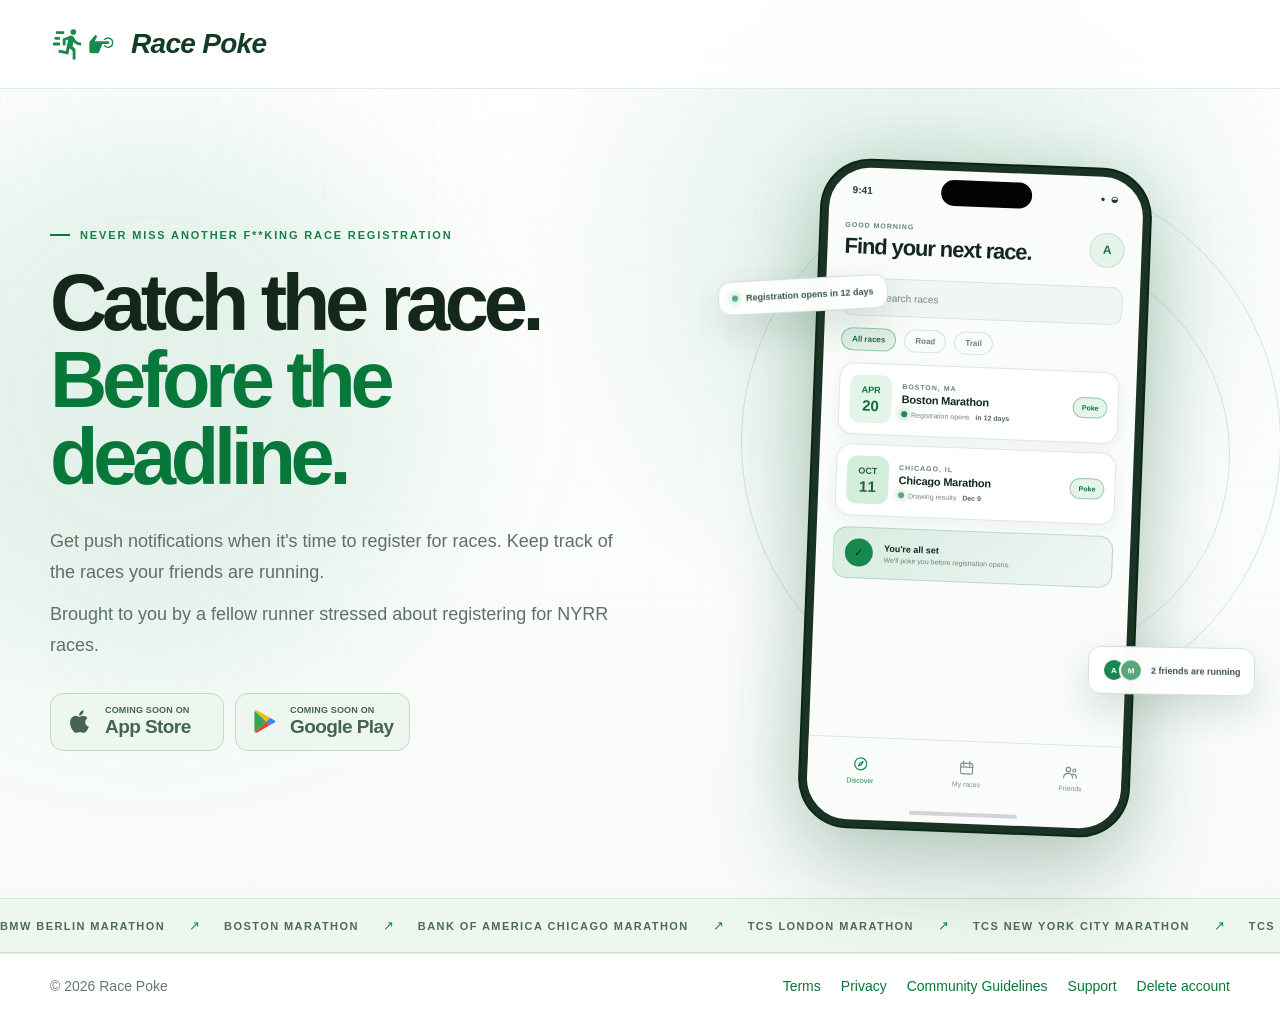
<file: index.html>
<!doctype html>
<html lang="en">
  <head>
    <meta charset="utf-8">
    <meta name="viewport" content="width=device-width, initial-scale=1">
    <meta name="theme-color" content="#ffffff">
    <title>You should install my app :)</title>
    <meta name="description" content="Get push notifications when it's time to register for races and keep track of the races your friends are running. Brought to you by a fellow runner stressed about registering for NYRR races.">
    <link rel="canonical" href="https://www.racepoke.com/">
    <link rel="icon" href="/favicon.svg" type="image/svg+xml">
    <link rel="apple-touch-icon" href="/assets/icon.png">
    <meta property="og:title" content="Race Poke — Never miss a race deadline">
    <meta property="og:description" content="Get push notifications when it's time to register for races and keep track of the races your friends are running.">
    <meta property="og:url" content="https://www.racepoke.com/">
    <meta property="og:type" content="website">
    <meta property="og:image" content="https://www.racepoke.com/assets/race-poke-og.png">
    <meta name="twitter:card" content="summary_large_image">
    <link rel="stylesheet" href="/styles.css">
    <script src="/site.js" defer></script>
  </head>
  <body>
    <header class="site-header">
      <div class="shell header-inner">
        <a class="brand" href="/" aria-label="Race Poke home">
          <span class="brand-icons" aria-hidden="true">
            <svg viewBox="0 0 24 24"><path d="M16.5 5.5a2 2 0 1 0 0-4 2 2 0 0 0 0 4Zm-3.6 13.9 1-4.4 2.1 2v6h2v-7.5l-2.1-2 .6-3c1.39 1.59 3.39 2.5 5.5 2.5v-2c-1.76.03-3.4-.89-4.3-2.4l-1-1.6A2.1 2.1 0 0 0 15 6c-.3 0-.5.1-.8.1L9 8.3V13h2V9.6l1.8-.7-1.6 8.1-4.9-1-.4 2 7 1.4ZM4 9a1 1 0 1 1 0-2h3v2H4Zm1-4a1 1 0 1 1 0-2h5v2H5Zm-2 8a1 1 0 1 1 0-2h4v2H3Z"/></svg>
            <svg class="brand-tap" viewBox="0 0 24 24"><path d="M10 9a1 1 0 0 1 2 0v4.47l1.21.13 4.94 2.19c.53.24.85.77.85 1.35v4.36A1.54 1.54 0 0 1 17.5 23H11c-.38 0-.74-.15-1-.43l-4.9-4.2.74-.77c.19-.21.46-.32.74-.32h.22L10 19V9Zm1-4a4 4 0 0 1 2 7.46v-1.22A3 3 0 1 0 9 11.24v1.22A4 4 0 0 1 11 5Z"/></svg>
          </span>
          <span>Race Poke</span>
        </a>
      </div>
    </header>

    <main>
      <section class="hero">
        <div class="hero-grid" aria-hidden="true"></div>
        <div class="hero-glow" aria-hidden="true"></div>
        <div class="shell hero-inner">
          <div class="hero-copy">
            <p class="eyebrow"><span></span>Never miss another f**king race registration</p>
            <h1>Catch the race.<br><em>Before the deadline.</em></h1>
            <p class="hero-lede">
              Get push notifications when it's time to register for races.
              Keep track of the races your friends are running.
              <span class="runner-note">Brought to you by a fellow runner stressed about registering for NYRR races.</span>
            </p>
            <div class="store-buttons" id="download">
              <span class="store-button store-button-disabled" aria-label="App Store coming soon">
                <svg aria-hidden="true" viewBox="0 0 24 24"><path fill="currentColor" d="M17.1 12.6c0-2.4 2-3.6 2.1-3.7a4.6 4.6 0 0 0-3.6-1.9c-1.5-.2-3 .9-3.7.9-.8 0-2-1-3.2-1-1.7 0-3.3 1-4.2 2.5-1.8 3.1-.5 7.7 1.3 10.2.9 1.2 1.9 2.6 3.2 2.5 1.3-.1 1.8-.8 3.4-.8 1.5 0 2 .8 3.4.8s2.3-1.2 3.1-2.5c1-1.4 1.4-2.8 1.4-2.9-.1 0-3.2-1.2-3.2-4.1ZM14.6 5.4A4.4 4.4 0 0 0 15.7 2a4.7 4.7 0 0 0-3 1.6 4.1 4.1 0 0 0-1.1 3.2 3.9 3.9 0 0 0 3-1.4Z"/></svg>
                <span><small>Coming soon on</small><strong>App Store</strong></span>
              </span>
              <span class="store-button store-button-disabled" aria-label="Google Play coming soon">
                <svg aria-hidden="true" viewBox="0 0 24 24">
                  <path fill="#34A853" d="m3.4 2.4 10.2 9.5-10.2 9.7c-.3-.4-.4-.9-.4-1.5V3.9c0-.6.1-1.1.4-1.5Z"/>
                  <path fill="#FBBC04" d="m17 8.7-3.4 3.2L3.4 2.4c.5-.6 1.3-.6 2.2-.1L17 8.7Z"/>
                  <path fill="#EA4335" d="M17 15.2 5.6 21.7c-.9.5-1.7.4-2.2-.1l10.2-9.7 3.4 3.3Z"/>
                  <path fill="#4285F4" d="M21 11c.9.5.9 1.4 0 1.9l-4 2.3-3.4-3.3L17 8.7l4 2.3Z"/>
                </svg>
                <span><small>Coming soon on</small><strong>Google Play</strong></span>
              </span>
            </div>
          </div>

          <div class="phone-stage" aria-label="Preview of the Race Poke app">
            <div class="orbit orbit-one"></div><div class="orbit orbit-two"></div>
            <div class="floating-note note-deadline"><span class="note-dot coral"></span>Registration opens in 12 days</div>
            <div class="floating-note note-friend"><span class="avatar-stack" aria-hidden="true"><i>A</i><i>M</i></span>2 friends are running</div>
            <div class="phone">
              <div class="phone-top"><span>9:41</span><span class="phone-island"></span><span class="phone-status">● ◒</span></div>
              <div class="phone-screen">
                <div class="app-heading"><div><p>GOOD MORNING</p><h2>Find your next race.</h2></div><span class="app-avatar">A</span></div>
                <div class="app-search"><svg aria-hidden="true" viewBox="0 0 24 24"><circle cx="11" cy="11" r="6"/><path d="m16 16 4 4"/></svg>Search races</div>
                <div class="app-filter-row"><span class="active">All races</span><span>Road</span><span>Trail</span></div>
                <div class="race-list">
                  <article class="race-card">
                    <div class="race-date blue"><strong>APR</strong><span>20</span></div>
                    <div class="race-copy"><p>BOSTON, MA</p><h3>Boston Marathon</h3><div><span class="status-dot blue"></span>Registration opens<strong>in 12 days</strong></div></div>
                    <button type="button" tabindex="-1" aria-hidden="true">Poke</button>
                  </article>
                  <article class="race-card">
                    <div class="race-date coral"><strong>OCT</strong><span>11</span></div>
                    <div class="race-copy"><p>CHICAGO, IL</p><h3>Chicago Marathon</h3><div><span class="status-dot coral"></span>Drawing results<strong>Dec 9</strong></div></div>
                    <button type="button" tabindex="-1" aria-hidden="true">Poke</button>
                  </article>
                </div>
                <div class="app-callout"><span>✓</span><div><strong>You're all set</strong><p>We'll poke you before registration opens.</p></div></div>
              </div>
              <div class="phone-nav">
                <span class="selected"><svg aria-hidden="true" viewBox="0 0 24 24"><circle cx="12" cy="12" r="8"/><path d="m15 9-2 4-4 2 2-4 4-2Z"/></svg>Discover</span>
                <span><svg aria-hidden="true" viewBox="0 0 24 24"><rect x="4" y="6" width="16" height="14" rx="2"/><path d="M8 3v6M16 3v6M4 11h16"/></svg>My races</span>
                <span><svg aria-hidden="true" viewBox="0 0 24 24"><circle cx="9" cy="9" r="3"/><circle cx="17" cy="10" r="2"/><path d="M3 20c0-4 2-6 6-6s6 2 6 6M15 15c3 0 5 1.7 5 5"/></svg>Friends</span>
              </div>
              <div class="home-indicator"></div>
            </div>
          </div>
        </div>
        <div class="race-ticker" aria-label="Races available in Race Poke"><div class="race-ticker-track"></div></div>
      </section>
    </main>
    <footer class="site-footer">
      <div class="shell footer-inner">
        <span>© 2026 Race Poke</span>
        <nav aria-label="Legal and support">
          <a href="/terms">Terms</a>
          <a href="/privacy">Privacy</a>
          <a href="/community-guidelines">Community Guidelines</a>
          <a href="/support">Support</a>
          <a href="/delete-account">Delete account</a>
        </nav>
      </div>
    </footer>
  </body>
</html>
</file>
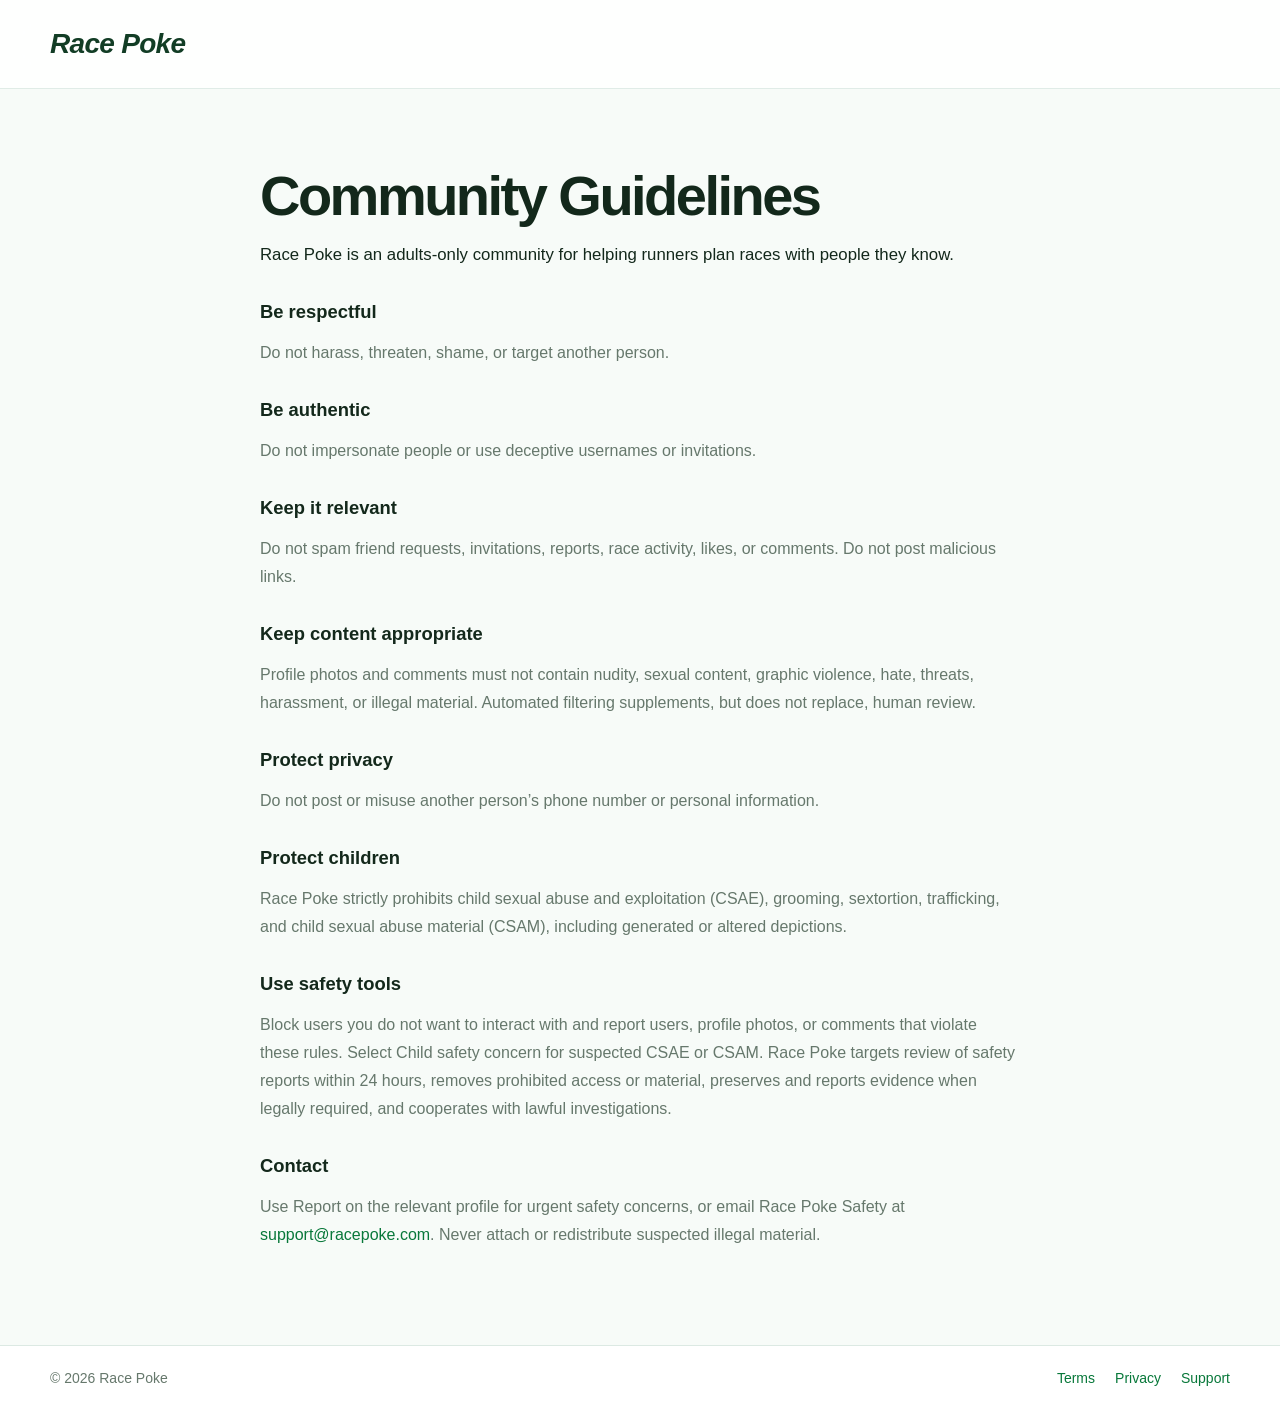
<file: community-guidelines/index.html>
<!doctype html>
<html lang="en">
  <head>
    <meta charset="utf-8">
    <meta name="viewport" content="width=device-width, initial-scale=1">
    <title>Community Guidelines — Race Poke</title>
    <meta name="description" content="Community and safety standards for Race Poke.">
    <link rel="canonical" href="https://www.racepoke.com/community-guidelines">
    <link rel="icon" href="/favicon.svg" type="image/svg+xml">
    <link rel="stylesheet" href="/styles.css">
  </head>
  <body>
    <header class="site-header"><div class="shell header-inner"><a class="brand" href="/">Race Poke</a></div></header>
    <main class="document">
      <h1>Community Guidelines</h1>
      <p class="intro">Race Poke is an adults-only community for helping runners plan races with people they know.</p>
      <section><h2>Be respectful</h2><p>Do not harass, threaten, shame, or target another person.</p></section>
      <section><h2>Be authentic</h2><p>Do not impersonate people or use deceptive usernames or invitations.</p></section>
      <section><h2>Keep it relevant</h2><p>Do not spam friend requests, invitations, reports, race activity, likes, or comments. Do not post malicious links.</p></section>
      <section><h2>Keep content appropriate</h2><p>Profile photos and comments must not contain nudity, sexual content, graphic violence, hate, threats, harassment, or illegal material. Automated filtering supplements, but does not replace, human review.</p></section>
      <section><h2>Protect privacy</h2><p>Do not post or misuse another person’s phone number or personal information.</p></section>
      <section><h2>Protect children</h2><p>Race Poke strictly prohibits child sexual abuse and exploitation (CSAE), grooming, sextortion, trafficking, and child sexual abuse material (CSAM), including generated or altered depictions.</p></section>
      <section><h2>Use safety tools</h2><p>Block users you do not want to interact with and report users, profile photos, or comments that violate these rules. Select Child safety concern for suspected CSAE or CSAM. Race Poke targets review of safety reports within 24 hours, removes prohibited access or material, preserves and reports evidence when legally required, and cooperates with lawful investigations.</p></section>
      <section><h2>Contact</h2><p>Use Report on the relevant profile for urgent safety concerns, or email Race Poke Safety at <a href="mailto:support@racepoke.com">support@racepoke.com</a>. Never attach or redistribute suspected illegal material.</p></section>
    </main>
    <footer class="site-footer"><div class="shell footer-inner"><span>© 2026 Race Poke</span><nav><a href="/terms">Terms</a><a href="/privacy">Privacy</a><a href="/support">Support</a></nav></div></footer>
  </body>
</html>
</file>
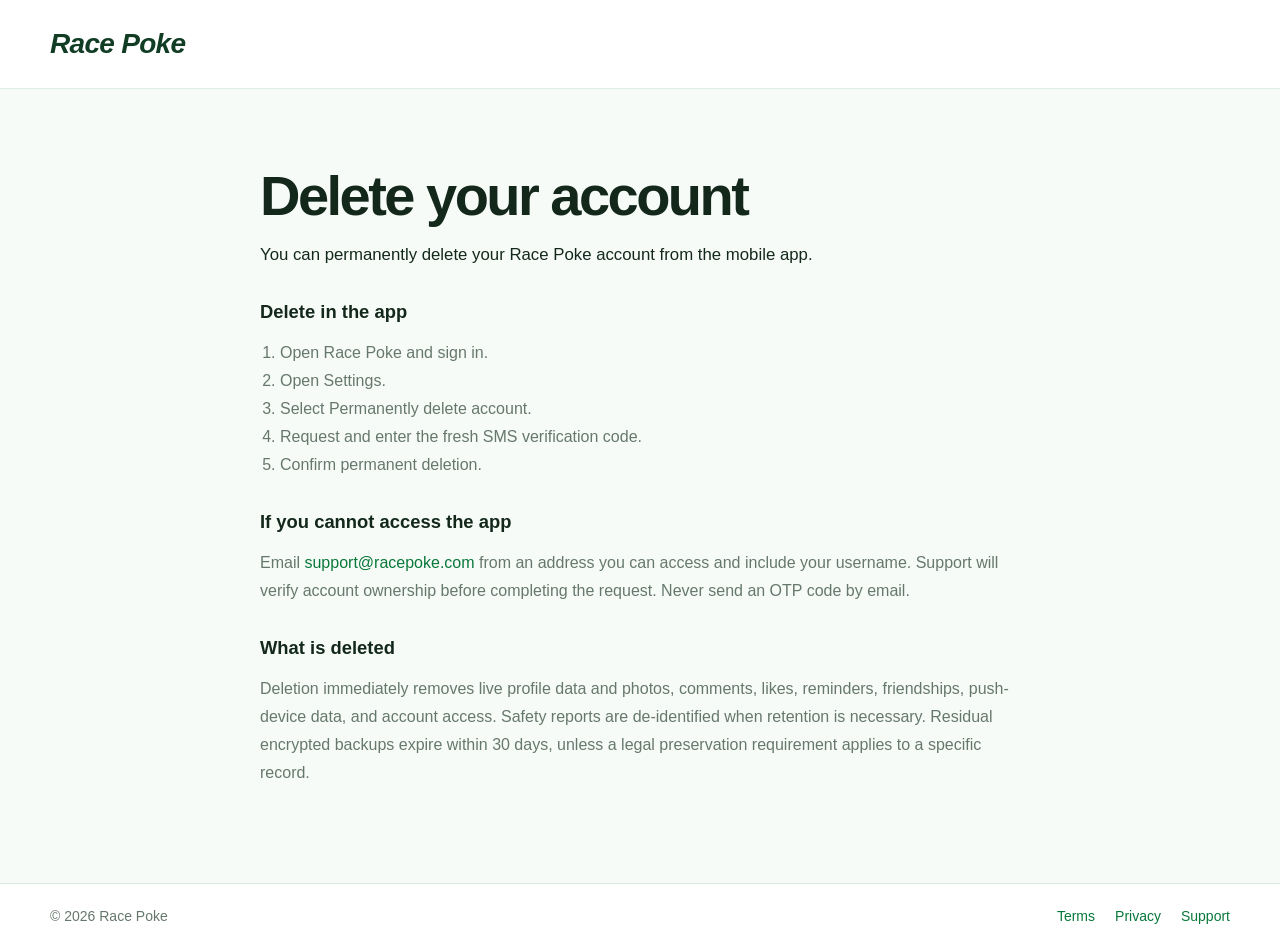
<file: delete-account/index.html>
<!doctype html>
<html lang="en">
  <head>
    <meta charset="utf-8">
    <meta name="viewport" content="width=device-width, initial-scale=1">
    <title>Delete Your Account — Race Poke</title>
    <meta name="description" content="Instructions for permanently deleting a Race Poke account and associated data.">
    <link rel="canonical" href="https://www.racepoke.com/delete-account">
    <link rel="icon" href="/favicon.svg" type="image/svg+xml">
    <link rel="stylesheet" href="/styles.css">
  </head>
  <body>
    <header class="site-header"><div class="shell header-inner"><a class="brand" href="/">Race Poke</a></div></header>
    <main class="document">
      <h1>Delete your account</h1>
      <p class="intro">You can permanently delete your Race Poke account from the mobile app.</p>
      <section>
        <h2>Delete in the app</h2>
        <ol>
          <li>Open Race Poke and sign in.</li>
          <li>Open Settings.</li>
          <li>Select Permanently delete account.</li>
          <li>Request and enter the fresh SMS verification code.</li>
          <li>Confirm permanent deletion.</li>
        </ol>
      </section>
      <section><h2>If you cannot access the app</h2><p>Email <a href="mailto:support@racepoke.com?subject=Race%20Poke%20Account%20Deletion">support@racepoke.com</a> from an address you can access and include your username. Support will verify account ownership before completing the request. Never send an OTP code by email.</p></section>
      <section><h2>What is deleted</h2><p>Deletion immediately removes live profile data and photos, comments, likes, reminders, friendships, push-device data, and account access. Safety reports are de-identified when retention is necessary. Residual encrypted backups expire within 30 days, unless a legal preservation requirement applies to a specific record.</p></section>
    </main>
    <footer class="site-footer"><div class="shell footer-inner"><span>© 2026 Race Poke</span><nav><a href="/terms">Terms</a><a href="/privacy">Privacy</a><a href="/support">Support</a></nav></div></footer>
  </body>
</html>
</file>
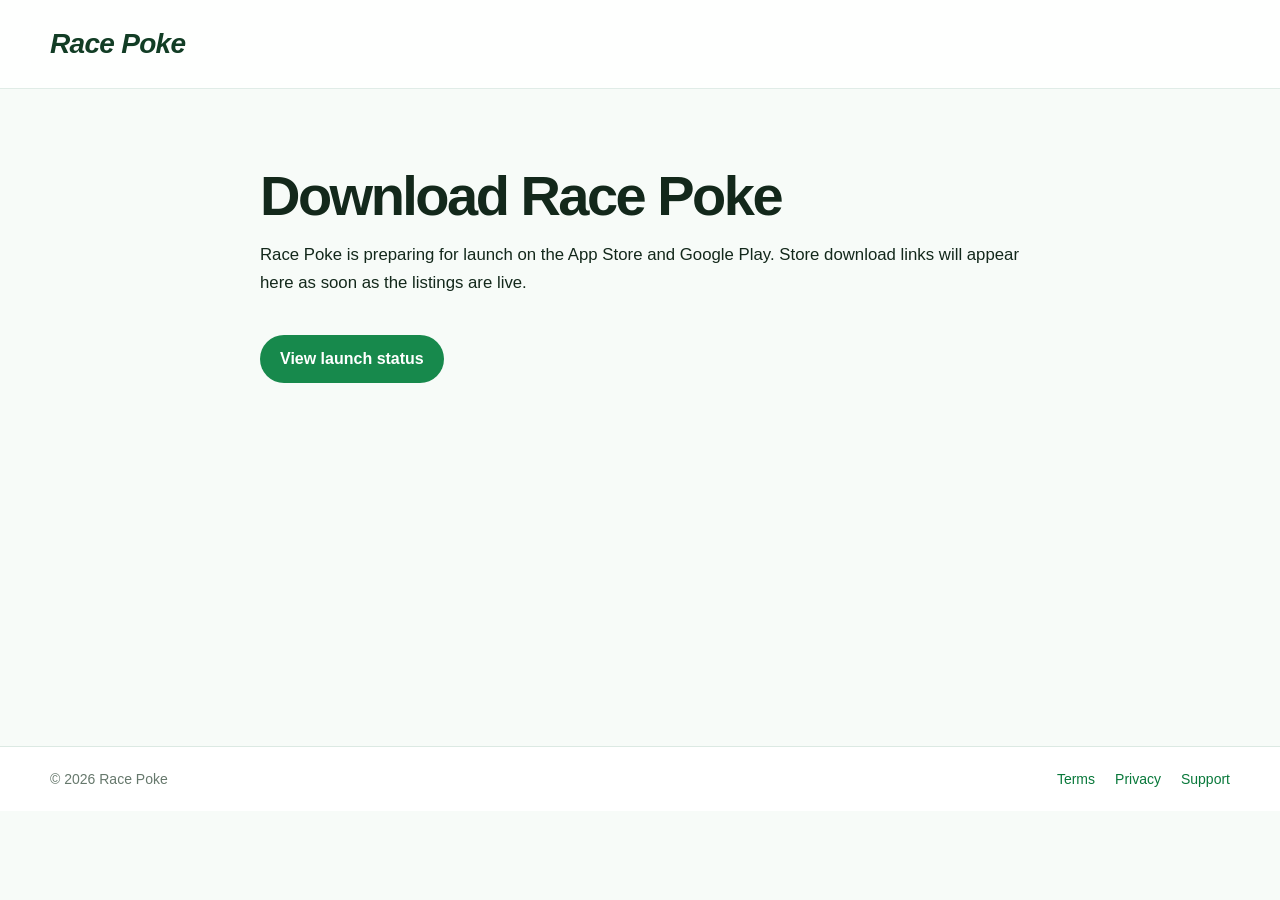
<file: download/index.html>
<!doctype html>
<html lang="en">
  <head>
    <meta charset="utf-8">
    <meta name="viewport" content="width=device-width, initial-scale=1">
    <title>Download Race Poke</title>
    <meta name="description" content="Download Race Poke for iPhone or Android when the mobile app launches.">
    <link rel="canonical" href="https://www.racepoke.com/download">
    <link rel="icon" href="/favicon.svg" type="image/svg+xml">
    <link rel="stylesheet" href="/styles.css">
  </head>
  <body>
    <header class="site-header"><div class="shell header-inner"><a class="brand" href="/">Race Poke</a></div></header>
    <main class="document">
      <h1>Download Race Poke</h1>
      <p class="intro">Race Poke is preparing for launch on the App Store and Google Play. Store download links will appear here as soon as the listings are live.</p>
      <a class="primary-link" href="/#download">View launch status</a>
    </main>
    <footer class="site-footer"><div class="shell footer-inner"><span>© 2026 Race Poke</span><nav><a href="/terms">Terms</a><a href="/privacy">Privacy</a><a href="/support">Support</a></nav></div></footer>
  </body>
</html>
</file>
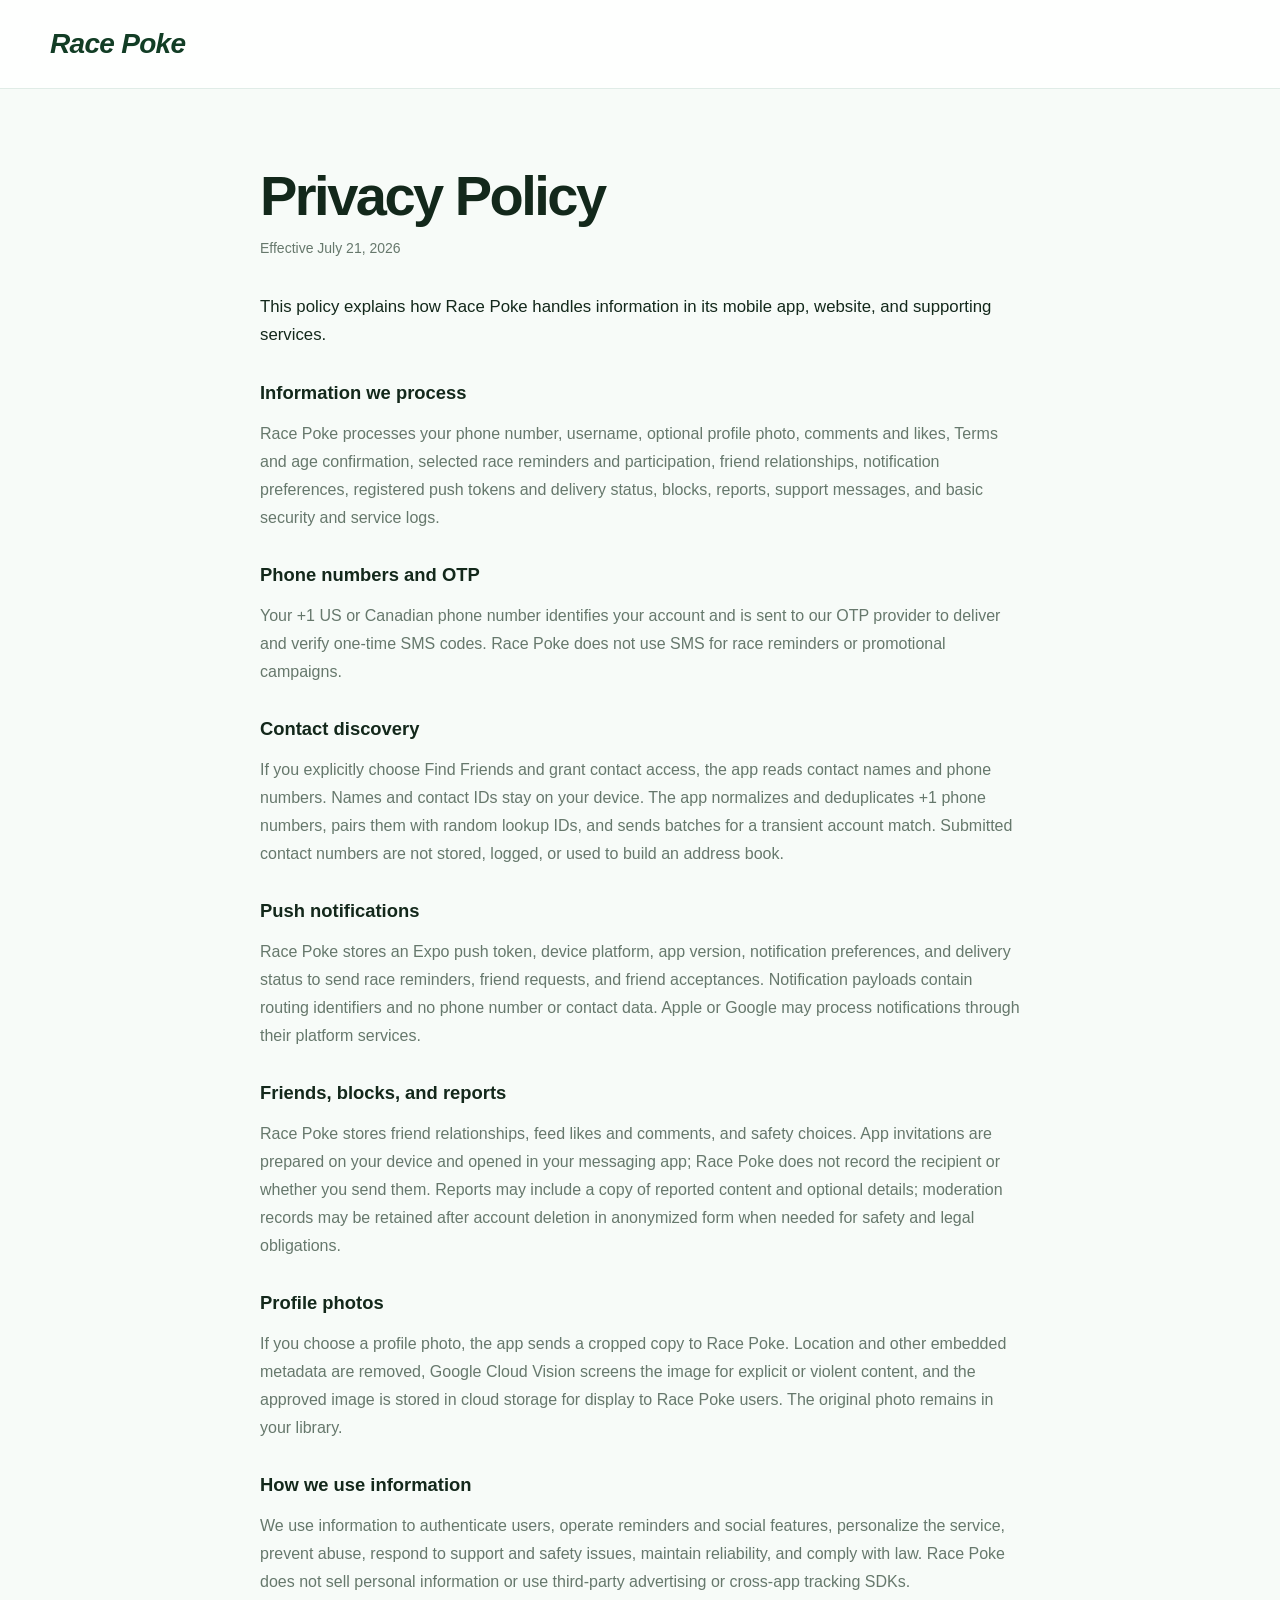
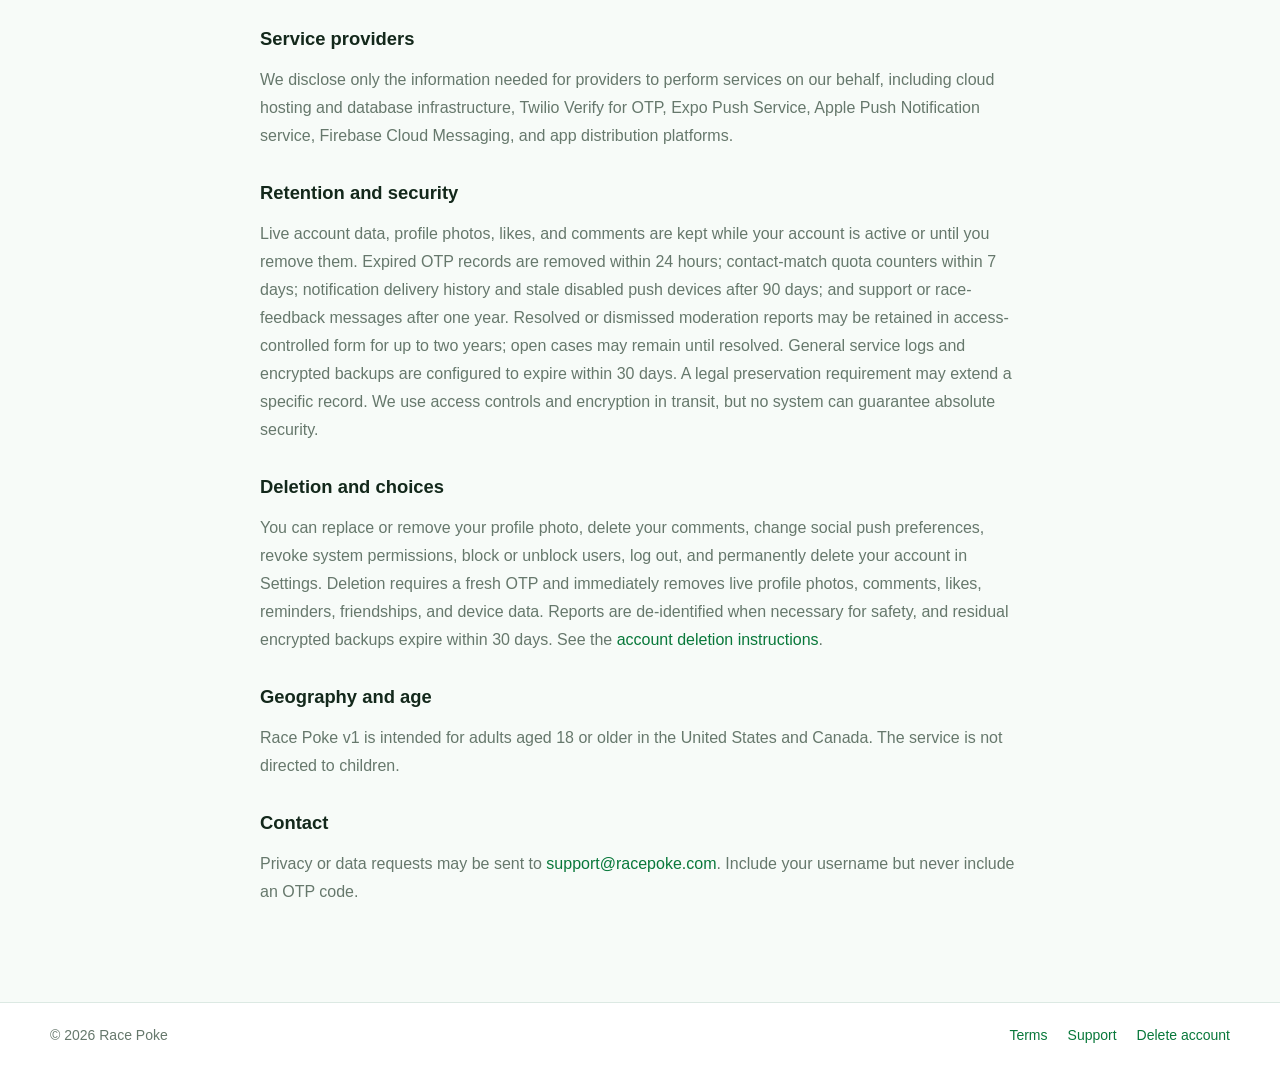
<file: privacy/index.html>
<!doctype html>
<html lang="en">
  <head>
    <meta charset="utf-8">
    <meta name="viewport" content="width=device-width, initial-scale=1">
    <title>Privacy Policy — Race Poke</title>
    <meta name="description" content="Privacy Policy for the Race Poke mobile app and supporting services.">
    <link rel="canonical" href="https://www.racepoke.com/privacy">
    <link rel="icon" href="/favicon.svg" type="image/svg+xml">
    <link rel="stylesheet" href="/styles.css">
  </head>
  <body>
    <header class="site-header"><div class="shell header-inner"><a class="brand" href="/">Race Poke</a></div></header>
    <main class="document">
      <h1>Privacy Policy</h1>
      <p class="effective">Effective July 21, 2026</p>
      <p class="intro">This policy explains how Race Poke handles information in its mobile app, website, and supporting services.</p>
      <section><h2>Information we process</h2><p>Race Poke processes your phone number, username, optional profile photo, comments and likes, Terms and age confirmation, selected race reminders and participation, friend relationships, notification preferences, registered push tokens and delivery status, blocks, reports, support messages, and basic security and service logs.</p></section>
      <section><h2>Phone numbers and OTP</h2><p>Your +1 US or Canadian phone number identifies your account and is sent to our OTP provider to deliver and verify one-time SMS codes. Race Poke does not use SMS for race reminders or promotional campaigns.</p></section>
      <section><h2>Contact discovery</h2><p>If you explicitly choose Find Friends and grant contact access, the app reads contact names and phone numbers. Names and contact IDs stay on your device. The app normalizes and deduplicates +1 phone numbers, pairs them with random lookup IDs, and sends batches for a transient account match. Submitted contact numbers are not stored, logged, or used to build an address book.</p></section>
      <section><h2>Push notifications</h2><p>Race Poke stores an Expo push token, device platform, app version, notification preferences, and delivery status to send race reminders, friend requests, and friend acceptances. Notification payloads contain routing identifiers and no phone number or contact data. Apple or Google may process notifications through their platform services.</p></section>
      <section><h2>Friends, blocks, and reports</h2><p>Race Poke stores friend relationships, feed likes and comments, and safety choices. App invitations are prepared on your device and opened in your messaging app; Race Poke does not record the recipient or whether you send them. Reports may include a copy of reported content and optional details; moderation records may be retained after account deletion in anonymized form when needed for safety and legal obligations.</p></section>
      <section><h2>Profile photos</h2><p>If you choose a profile photo, the app sends a cropped copy to Race Poke. Location and other embedded metadata are removed, Google Cloud Vision screens the image for explicit or violent content, and the approved image is stored in cloud storage for display to Race Poke users. The original photo remains in your library.</p></section>
      <section><h2>How we use information</h2><p>We use information to authenticate users, operate reminders and social features, personalize the service, prevent abuse, respond to support and safety issues, maintain reliability, and comply with law. Race Poke does not sell personal information or use third-party advertising or cross-app tracking SDKs.</p></section>
      <section><h2>Service providers</h2><p>We disclose only the information needed for providers to perform services on our behalf, including cloud hosting and database infrastructure, Twilio Verify for OTP, Expo Push Service, Apple Push Notification service, Firebase Cloud Messaging, and app distribution platforms.</p></section>
      <section><h2>Retention and security</h2><p>Live account data, profile photos, likes, and comments are kept while your account is active or until you remove them. Expired OTP records are removed within 24 hours; contact-match quota counters within 7 days; notification delivery history and stale disabled push devices after 90 days; and support or race-feedback messages after one year. Resolved or dismissed moderation reports may be retained in access-controlled form for up to two years; open cases may remain until resolved. General service logs and encrypted backups are configured to expire within 30 days. A legal preservation requirement may extend a specific record. We use access controls and encryption in transit, but no system can guarantee absolute security.</p></section>
      <section><h2>Deletion and choices</h2><p>You can replace or remove your profile photo, delete your comments, change social push preferences, revoke system permissions, block or unblock users, log out, and permanently delete your account in Settings. Deletion requires a fresh OTP and immediately removes live profile photos, comments, likes, reminders, friendships, and device data. Reports are de-identified when necessary for safety, and residual encrypted backups expire within 30 days. See the <a href="/delete-account">account deletion instructions</a>.</p></section>
      <section><h2>Geography and age</h2><p>Race Poke v1 is intended for adults aged 18 or older in the United States and Canada. The service is not directed to children.</p></section>
      <section><h2>Contact</h2><p>Privacy or data requests may be sent to <a href="mailto:support@racepoke.com">support@racepoke.com</a>. Include your username but never include an OTP code.</p></section>
    </main>
    <footer class="site-footer"><div class="shell footer-inner"><span>© 2026 Race Poke</span><nav><a href="/terms">Terms</a><a href="/support">Support</a><a href="/delete-account">Delete account</a></nav></div></footer>
  </body>
</html>
</file>
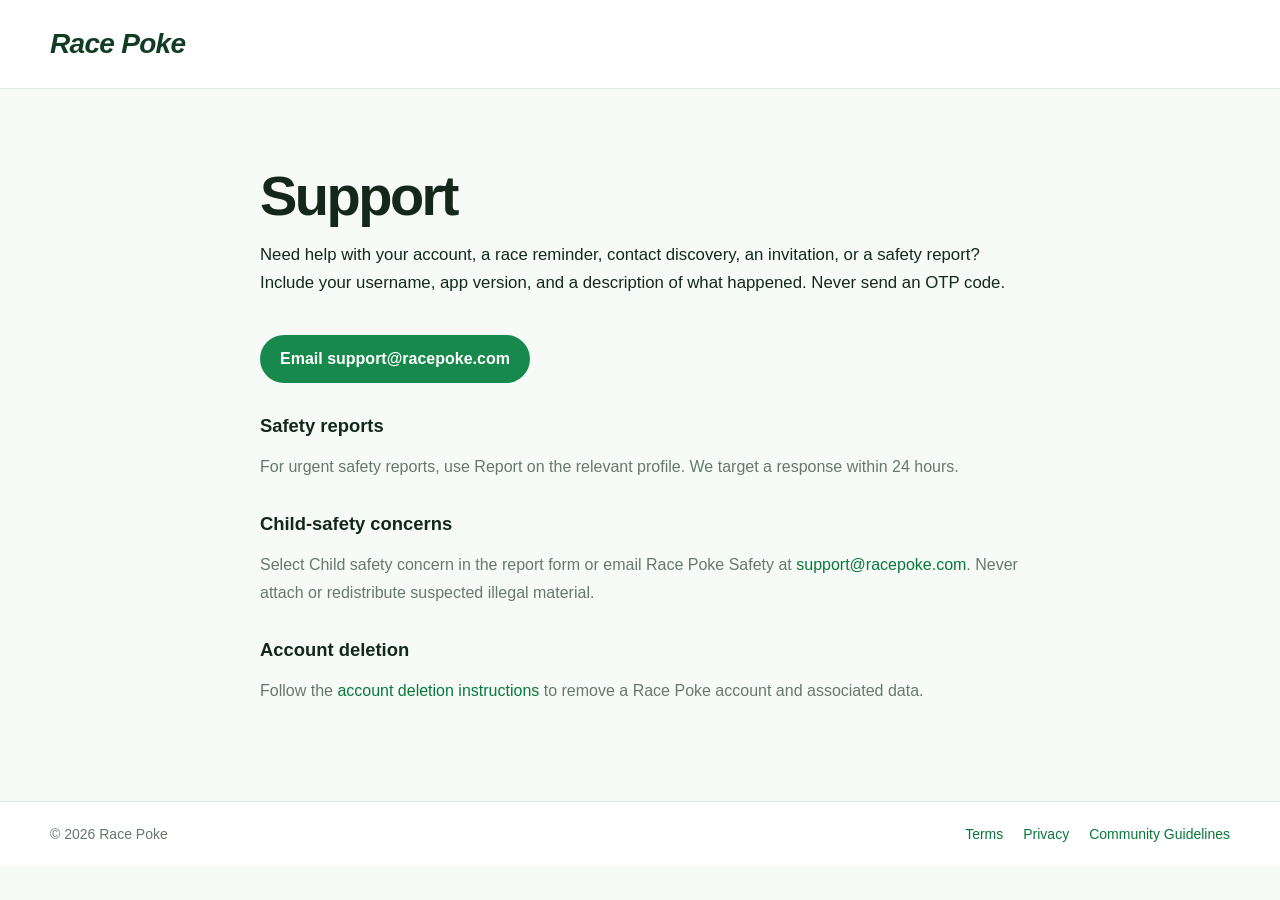
<file: support/index.html>
<!doctype html>
<html lang="en">
  <head>
    <meta charset="utf-8">
    <meta name="viewport" content="width=device-width, initial-scale=1">
    <title>Support — Race Poke</title>
    <meta name="description" content="Get help with Race Poke or contact the Race Poke safety team.">
    <link rel="canonical" href="https://www.racepoke.com/support">
    <link rel="icon" href="/favicon.svg" type="image/svg+xml">
    <link rel="stylesheet" href="/styles.css">
  </head>
  <body>
    <header class="site-header"><div class="shell header-inner"><a class="brand" href="/">Race Poke</a></div></header>
    <main class="document">
      <h1>Support</h1>
      <p class="intro">Need help with your account, a race reminder, contact discovery, an invitation, or a safety report? Include your username, app version, and a description of what happened. Never send an OTP code.</p>
      <a class="primary-link" href="mailto:support@racepoke.com?subject=Race%20Poke%20Support">Email support@racepoke.com</a>
      <section><h2>Safety reports</h2><p>For urgent safety reports, use Report on the relevant profile. We target a response within 24 hours.</p></section>
      <section><h2>Child-safety concerns</h2><p>Select Child safety concern in the report form or email Race Poke Safety at <a href="mailto:support@racepoke.com?subject=Race%20Poke%20Safety">support@racepoke.com</a>. Never attach or redistribute suspected illegal material.</p></section>
      <section><h2>Account deletion</h2><p>Follow the <a href="/delete-account">account deletion instructions</a> to remove a Race Poke account and associated data.</p></section>
    </main>
    <footer class="site-footer"><div class="shell footer-inner"><span>© 2026 Race Poke</span><nav><a href="/terms">Terms</a><a href="/privacy">Privacy</a><a href="/community-guidelines">Community Guidelines</a></nav></div></footer>
  </body>
</html>
</file>
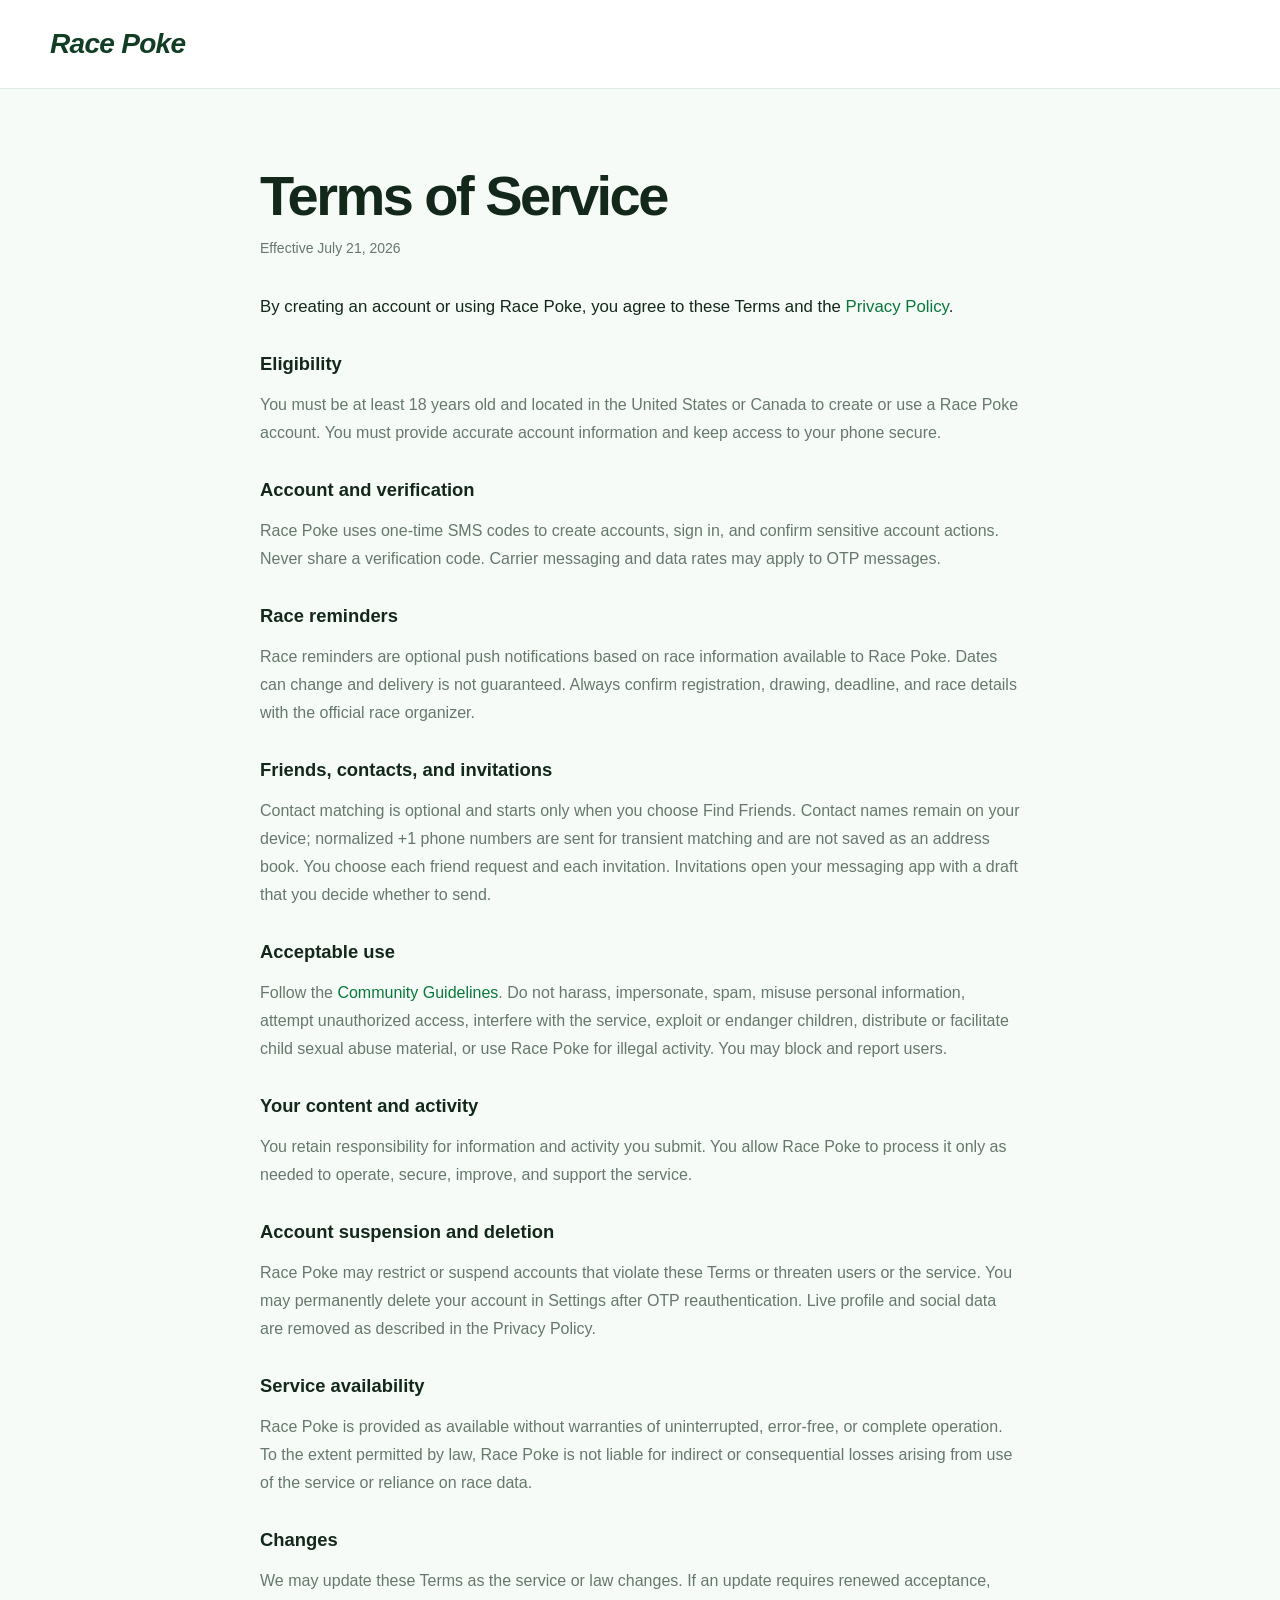
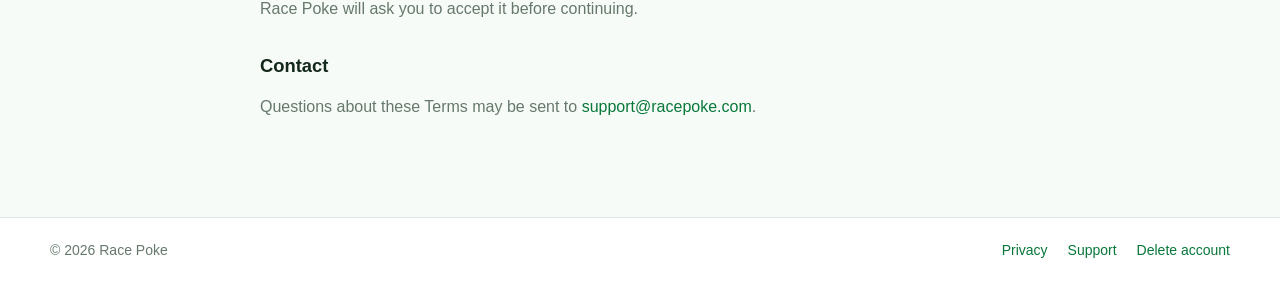
<file: terms/index.html>
<!doctype html>
<html lang="en">
  <head>
    <meta charset="utf-8">
    <meta name="viewport" content="width=device-width, initial-scale=1">
    <title>Terms of Service — Race Poke</title>
    <meta name="description" content="Terms of Service for the Race Poke mobile app.">
    <link rel="canonical" href="https://www.racepoke.com/terms">
    <link rel="icon" href="/favicon.svg" type="image/svg+xml">
    <link rel="stylesheet" href="/styles.css">
  </head>
  <body>
    <header class="site-header"><div class="shell header-inner"><a class="brand" href="/">Race Poke</a></div></header>
    <main class="document">
      <h1>Terms of Service</h1>
      <p class="effective">Effective July 21, 2026</p>
      <p class="intro">By creating an account or using Race Poke, you agree to these Terms and the <a href="/privacy">Privacy Policy</a>.</p>
      <section><h2>Eligibility</h2><p>You must be at least 18 years old and located in the United States or Canada to create or use a Race Poke account. You must provide accurate account information and keep access to your phone secure.</p></section>
      <section><h2>Account and verification</h2><p>Race Poke uses one-time SMS codes to create accounts, sign in, and confirm sensitive account actions. Never share a verification code. Carrier messaging and data rates may apply to OTP messages.</p></section>
      <section><h2>Race reminders</h2><p>Race reminders are optional push notifications based on race information available to Race Poke. Dates can change and delivery is not guaranteed. Always confirm registration, drawing, deadline, and race details with the official race organizer.</p></section>
      <section><h2>Friends, contacts, and invitations</h2><p>Contact matching is optional and starts only when you choose Find Friends. Contact names remain on your device; normalized +1 phone numbers are sent for transient matching and are not saved as an address book. You choose each friend request and each invitation. Invitations open your messaging app with a draft that you decide whether to send.</p></section>
      <section><h2>Acceptable use</h2><p>Follow the <a href="/community-guidelines">Community Guidelines</a>. Do not harass, impersonate, spam, misuse personal information, attempt unauthorized access, interfere with the service, exploit or endanger children, distribute or facilitate child sexual abuse material, or use Race Poke for illegal activity. You may block and report users.</p></section>
      <section><h2>Your content and activity</h2><p>You retain responsibility for information and activity you submit. You allow Race Poke to process it only as needed to operate, secure, improve, and support the service.</p></section>
      <section><h2>Account suspension and deletion</h2><p>Race Poke may restrict or suspend accounts that violate these Terms or threaten users or the service. You may permanently delete your account in Settings after OTP reauthentication. Live profile and social data are removed as described in the Privacy Policy.</p></section>
      <section><h2>Service availability</h2><p>Race Poke is provided as available without warranties of uninterrupted, error-free, or complete operation. To the extent permitted by law, Race Poke is not liable for indirect or consequential losses arising from use of the service or reliance on race data.</p></section>
      <section><h2>Changes</h2><p>We may update these Terms as the service or law changes. If an update requires renewed acceptance, Race Poke will ask you to accept it before continuing.</p></section>
      <section><h2>Contact</h2><p>Questions about these Terms may be sent to <a href="mailto:support@racepoke.com">support@racepoke.com</a>.</p></section>
    </main>
    <footer class="site-footer"><div class="shell footer-inner"><span>© 2026 Race Poke</span><nav><a href="/privacy">Privacy</a><a href="/support">Support</a><a href="/delete-account">Delete account</a></nav></div></footer>
  </body>
</html>
</file>
<file: styles.css>
:root {
  --ink: #13281b;
  --muted: #66786c;
  --dim: #87968d;
  --night: #f7fbf8;
  --panel: #ffffff;
  --line: rgba(11, 103, 56, 0.14);
  --blue: #17894c;
  --blue-bright: #08783a;
  --coral: #56a978;
  --sans: -apple-system, BlinkMacSystemFont, "Segoe UI", Roboto, Helvetica,
    Arial, sans-serif;
}

* {
  box-sizing: border-box;
}

html {
  scroll-behavior: smooth;
  scroll-padding-top: 5rem;
}

body {
  margin: 0;
  background: var(--night);
  color: var(--ink);
  font-family: var(--sans);
  -webkit-font-smoothing: antialiased;
}

a {
  color: inherit;
  text-decoration: none;
}

button {
  font: inherit;
}

svg {
  display: block;
}

.shell {
  width: min(1180px, calc(100% - 48px));
  margin-inline: auto;
}

.site-header {
  position: fixed;
  z-index: 100;
  top: 0;
  right: 0;
  left: 0;
  border-bottom: 1px solid rgba(11, 103, 56, 0.12);
  background: rgba(255, 255, 255, 0.86);
  backdrop-filter: blur(18px);
}

.header-inner {
  display: flex;
  min-height: 88px;
  align-items: center;
  justify-content: space-between;
}

.brand {
  display: inline-flex;
  align-items: center;
  gap: 11px;
  color: #123d25;
  font-size: 28px;
  font-style: italic;
  font-weight: 800;
  letter-spacing: -0.025em;
}

.brand-icons {
  display: inline-flex;
  align-items: center;
  gap: 4px;
  color: #17894c;
}

.brand-icons svg {
  width: 34px;
  height: 34px;
  fill: currentColor;
}

.brand-icons .brand-tap {
  width: 32px;
  height: 32px;
  transform: rotate(90deg);
}

.hero {
  position: relative;
  overflow: hidden;
  padding-top: 88px;
  background:
    radial-gradient(circle at 72% 25%, rgba(23, 137, 76, 0.14), transparent 35%),
    linear-gradient(180deg, #ffffff 0%, #f7fbf8 100%);
}

.hero-grid {
  position: absolute;
  inset: 0;
  opacity: 0.28;
  background-image:
    linear-gradient(rgba(11, 103, 56, 0.08) 1px, transparent 1px),
    linear-gradient(90deg, rgba(11, 103, 56, 0.08) 1px, transparent 1px);
  background-size: 54px 54px;
  mask-image: linear-gradient(to bottom, black, transparent 88%);
}

.hero-glow {
  position: absolute;
  top: 12%;
  left: -10%;
  width: 560px;
  height: 560px;
  border-radius: 50%;
  background: rgba(23, 137, 76, 0.1);
  filter: blur(80px);
}

.hero-inner {
  position: relative;
  display: grid;
  min-height: 810px;
  align-items: center;
  grid-template-columns: minmax(0, 1fr) minmax(440px, 0.85fr);
  gap: 70px;
  padding-block: 76px 82px;
}

.eyebrow {
  display: flex;
  align-items: center;
  gap: 10px;
  margin: 0;
  color: #187f49;
  font-size: 11px;
  font-weight: 800;
  letter-spacing: 0.17em;
  text-transform: uppercase;
}

.eyebrow > span {
  width: 20px;
  height: 2px;
  background: var(--blue-bright);
}

.hero h1 {
  max-width: 700px;
  margin: 24px 0 0;
  font-size: clamp(56px, 6.2vw, 91px);
  font-weight: 800;
  letter-spacing: -0.067em;
  line-height: 0.97;
}

.hero h1 em {
  color: var(--blue-bright);
  font-style: normal;
}

.hero-lede {
  max-width: 580px;
  margin: 30px 0 0;
  color: #5e7165;
  font-size: 18px;
  line-height: 1.7;
}

.runner-note {
  display: block;
  margin-top: 12px;
}

.store-buttons {
  display: flex;
  flex-wrap: wrap;
  gap: 11px;
  margin-top: 32px;
}

.store-button {
  display: inline-flex;
  min-width: 174px;
  min-height: 58px;
  align-items: center;
  gap: 12px;
  border: 1px solid #126d3e;
  border-radius: 13px;
  background: #123d25;
  color: #ffffff;
  padding: 8px 15px;
  box-shadow: 0 12px 30px rgba(18, 61, 37, 0.18);
  transition: transform 160ms ease, box-shadow 160ms ease;
}

a.store-button:hover {
  transform: translateY(-2px);
  box-shadow: 0 16px 34px rgba(18, 61, 37, 0.25);
}

.store-button svg {
  width: 27px;
  height: 27px;
}

.store-button small,
.store-button strong {
  display: block;
}

.store-button small {
  margin-bottom: 2px;
  font-size: 9px;
  font-weight: 650;
  letter-spacing: 0.02em;
  line-height: 1;
  text-transform: uppercase;
}

.store-button strong {
  font-size: 19px;
  letter-spacing: -0.03em;
  line-height: 1.05;
}

.store-button-disabled {
  border-color: #bedac8;
  background: #edf7f0;
  color: #456453;
  box-shadow: none;
}

.phone-stage {
  position: relative;
  min-height: 650px;
}

.orbit {
  position: absolute;
  border: 1px solid rgba(23, 137, 76, 0.18);
  border-radius: 50%;
}

.orbit-one {
  top: 1%;
  right: -10%;
  width: 540px;
  height: 540px;
}

.orbit-two {
  top: 13%;
  right: 0;
  width: 410px;
  height: 410px;
}

.phone {
  position: absolute;
  z-index: 2;
  top: 0;
  left: 50%;
  width: 328px;
  height: 666px;
  overflow: hidden;
  transform: translateX(-50%) rotate(2.2deg);
  border: 7px solid #1b3325;
  border-radius: 48px;
  background: #f9fcfa;
  box-shadow:
    0 42px 90px rgba(26, 72, 44, 0.24),
    0 0 0 2px #0a2315,
    0 0 70px rgba(23, 137, 76, 0.14);
}

.phone-top {
  position: relative;
  display: flex;
  height: 45px;
  align-items: center;
  justify-content: space-between;
  padding: 0 23px;
  color: #263b2e;
  font-size: 10px;
  font-weight: 700;
}

.phone-island {
  position: absolute;
  top: 9px;
  left: 50%;
  width: 91px;
  height: 26px;
  transform: translateX(-50%);
  border-radius: 999px;
  background: #030405;
}

.phone-status {
  font-size: 8px;
  letter-spacing: 2px;
}

.phone-screen {
  padding: 9px 17px 0;
}

.app-heading {
  display: flex;
  align-items: center;
  justify-content: space-between;
}

.app-heading p,
.race-copy > p {
  margin: 0;
  color: #668472;
  font-size: 7px;
  font-weight: 800;
  letter-spacing: 0.14em;
}

.app-heading h2 {
  margin: 5px 0 0;
  font-size: 22px;
  letter-spacing: -0.05em;
}

.app-avatar {
  display: grid;
  width: 35px;
  height: 35px;
  place-items: center;
  border: 1px solid #c8dfd0;
  border-radius: 50%;
  background: #e6f4eb;
  color: #157844;
  font-size: 12px;
  font-weight: 800;
}

.app-search {
  display: flex;
  height: 38px;
  align-items: center;
  gap: 9px;
  margin-top: 18px;
  border: 1px solid #d8e6dc;
  border-radius: 11px;
  background: #f0f6f2;
  color: #75867b;
  padding: 0 12px;
  font-size: 10px;
}

.app-search svg {
  width: 15px;
  fill: none;
  stroke: currentColor;
  stroke-linecap: round;
  stroke-width: 1.8;
}

.app-filter-row {
  display: flex;
  gap: 8px;
  margin: 12px 0;
}

.app-filter-row span {
  border: 1px solid #d8e6dc;
  border-radius: 999px;
  color: #6d8074;
  padding: 6px 10px;
  font-size: 8px;
  font-weight: 700;
}

.app-filter-row .active {
  border-color: rgba(23, 137, 76, 0.4);
  background: rgba(23, 137, 76, 0.1);
  color: #126d3e;
}

.race-list {
  display: grid;
  gap: 9px;
}

.race-card {
  display: grid;
  align-items: center;
  grid-template-columns: 42px minmax(0, 1fr) auto;
  gap: 10px;
  border: 1px solid #dce9e0;
  border-radius: 15px;
  background: #ffffff;
  padding: 11px 10px;
  box-shadow: 0 5px 15px rgba(25, 73, 43, 0.05);
}

.race-date {
  display: grid;
  width: 42px;
  height: 48px;
  place-content: center;
  border-radius: 10px;
  text-align: center;
}

.race-date.blue {
  background: #e3f4e9;
  color: #11713e;
}

.race-date.coral {
  background: #d4eddd;
  color: #205f3c;
}

.race-date strong {
  font-size: 9px;
}

.race-date span {
  margin-top: 2px;
  font-size: 15px;
  font-weight: 850;
}

.race-copy {
  min-width: 0;
}

.race-copy h3 {
  overflow: hidden;
  margin: 3px 0 6px;
  font-size: 11px;
  letter-spacing: -0.02em;
  text-overflow: ellipsis;
  white-space: nowrap;
}

.race-copy div {
  display: flex;
  align-items: center;
  gap: 4px;
  color: #73877a;
  font-size: 7px;
}

.race-copy div strong {
  margin-left: 2px;
  color: #4f6758;
}

.status-dot,
.note-dot {
  width: 6px;
  height: 6px;
  border-radius: 50%;
}

.status-dot.blue,
.note-dot.blue {
  background: var(--blue);
  box-shadow: 0 0 8px var(--blue);
}

.status-dot.coral,
.note-dot.coral {
  background: var(--coral);
  box-shadow: 0 0 8px var(--coral);
}

.race-card button {
  border: 1px solid rgba(23, 137, 76, 0.42);
  border-radius: 999px;
  background: rgba(23, 137, 76, 0.1);
  color: #126d3e;
  padding: 6px 8px;
  font-size: 7px;
  font-weight: 800;
}

.app-callout {
  display: flex;
  align-items: center;
  gap: 11px;
  margin-top: 11px;
  border: 1px solid rgba(23, 137, 76, 0.22);
  border-radius: 14px;
  background: linear-gradient(135deg, rgba(23, 137, 76, 0.14), rgba(23, 137, 76, 0.04));
  padding: 11px;
}

.app-callout > span {
  display: grid;
  width: 28px;
  height: 28px;
  place-items: center;
  border-radius: 50%;
  background: var(--blue);
  font-size: 11px;
}

.app-callout strong {
  display: block;
  font-size: 9px;
}

.app-callout p {
  margin: 3px 0 0;
  color: #6d8274;
  font-size: 7px;
}

.phone-nav {
  position: absolute;
  right: 0;
  bottom: 19px;
  left: 0;
  display: flex;
  height: 64px;
  align-items: center;
  justify-content: space-around;
  border-top: 1px solid #dce9e0;
  background: #f9fcfa;
}

.phone-nav span {
  display: grid;
  justify-items: center;
  gap: 4px;
  color: #839188;
  font-size: 7px;
}

.phone-nav .selected {
  color: #17894c;
}

.phone-nav svg {
  width: 18px;
  fill: none;
  stroke: currentColor;
  stroke-linecap: round;
  stroke-linejoin: round;
  stroke-width: 1.6;
}

.home-indicator {
  position: absolute;
  bottom: 7px;
  left: 50%;
  width: 108px;
  height: 4px;
  transform: translateX(-50%);
  border-radius: 999px;
  background: #d1d4da;
}

.floating-note {
  position: absolute;
  z-index: 4;
  display: flex;
  align-items: center;
  gap: 8px;
  border: 1px solid #cfe2d5;
  border-radius: 13px;
  background: rgba(255, 255, 255, 0.94);
  padding: 11px 13px;
  box-shadow: 0 16px 38px rgba(24, 68, 41, 0.16);
  backdrop-filter: blur(12px);
  color: #365541;
  font-size: 9px;
  font-weight: 700;
}

.note-deadline {
  top: 113px;
  left: -2px;
  transform: rotate(-3deg);
}

.note-friend {
  right: -25px;
  bottom: 120px;
  transform: rotate(1deg);
}

.avatar-stack {
  display: flex;
}

.avatar-stack i {
  display: grid;
  width: 24px;
  height: 24px;
  place-items: center;
  border: 2px solid #ffffff;
  border-radius: 50%;
  background: #1b8750;
  color: #ffffff;
  font-size: 8px;
  font-style: normal;
}

.avatar-stack i + i {
  margin-left: -7px;
  background: #58a777;
}

.race-ticker {
  position: relative;
  overflow: hidden;
  border-block: 1px solid var(--line);
  background: #edf7f0;
  white-space: nowrap;
}

.race-ticker-track {
  display: flex;
  width: max-content;
  align-items: center;
  gap: 24px;
  padding: 19px 0;
  animation: ticker 140s linear infinite;
}

.ticker-item {
  display: inline-flex;
  align-items: center;
  gap: 24px;
}

.ticker-item > span {
  color: #4f6a58;
  font-size: 11px;
  font-weight: 750;
  letter-spacing: 0.13em;
  text-transform: uppercase;
}

.ticker-item > i {
  color: var(--blue);
  font-size: 13px;
  font-style: normal;
}

@keyframes ticker {
  to { transform: translateX(-50%); }
}

@media (max-width: 1000px) {
  .hero-inner {
    min-height: auto;
    grid-template-columns: 1fr;
    padding-top: 105px;
    text-align: center;
  }

  .hero-copy {
    display: flex;
    align-items: center;
    flex-direction: column;
  }

  .phone-stage {
    width: min(520px, 100%);
    min-height: 680px;
    margin-inline: auto;
  }

}

@media (max-width: 720px) {
  .shell {
    width: min(100% - 30px, 1180px);
  }

  .hero-inner {
    gap: 44px;
    padding-block: 86px 42px;
  }

  .hero h1 {
    font-size: clamp(48px, 14vw, 68px);
  }

  .hero-lede {
    font-size: 16px;
  }

  .phone-stage {
    min-height: 620px;
    transform: scale(0.9);
    transform-origin: top center;
  }

  .note-deadline {
    left: -15px;
  }

  .note-friend {
    right: -15px;
  }

}

@media (max-width: 390px) {
  .brand span {
    font-size: 23px;
  }

  .brand {
    gap: 8px;
  }

  .brand-icons svg {
    width: 29px;
    height: 29px;
  }

  .brand-icons .brand-tap {
    width: 27px;
    height: 27px;
  }

  .phone-stage {
    margin-bottom: -60px;
    transform: scale(0.78);
  }

  .store-buttons {
    width: 100%;
  }

  .store-button {
    width: 100%;
  }
}

@media (prefers-reduced-motion: reduce) {
  html {
    scroll-behavior: auto;
  }

  *,
  *::before,
  *::after {
    animation-duration: 0.01ms !important;
    animation-iteration-count: 1 !important;
    scroll-behavior: auto !important;
    transition-duration: 0.01ms !important;
  }
}

.site-footer {
  border-top: 1px solid var(--line);
  background: var(--panel);
}

.footer-inner {
  display: flex;
  align-items: center;
  justify-content: space-between;
  gap: 1rem;
  padding-top: 1.5rem;
  padding-bottom: 1.5rem;
  color: var(--muted);
  font-size: .875rem;
}

.footer-inner nav {
  display: flex;
  flex-wrap: wrap;
  justify-content: flex-end;
  gap: .75rem 1.25rem;
}

.footer-inner a,
.document a {
  color: var(--blue-bright);
  text-decoration-thickness: .08em;
  text-underline-offset: .2em;
}

.document {
  width: min(100% - 2rem, 760px);
  min-height: calc(100vh - 154px);
  margin: 0 auto;
  padding: calc(88px + clamp(2.5rem, 7vw, 5rem)) 0 clamp(2.5rem, 7vw, 5rem);
}

.document h1 {
  margin: 0;
  color: var(--ink);
  font-size: clamp(2rem, 7vw, 3.5rem);
  line-height: 1;
  letter-spacing: -.045em;
}

.document .effective {
  margin: .75rem 0 2rem;
  color: var(--muted);
  font-size: .875rem;
}

.document .intro {
  color: var(--ink);
  font-size: 1.05rem;
  line-height: 1.7;
}

.document section {
  margin-top: 2rem;
}

.document h2 {
  margin: 0 0 .5rem;
  color: var(--ink);
  font-size: 1.15rem;
}

.document p,
.document li {
  color: var(--muted);
  line-height: 1.75;
}

.document ul,
.document ol {
  padding-left: 1.25rem;
}

.document .primary-link {
  display: inline-flex;
  min-height: 48px;
  align-items: center;
  justify-content: center;
  margin-top: 1.25rem;
  border-radius: 999px;
  background: var(--blue);
  padding: .75rem 1.25rem;
  color: #fff;
  font-weight: 800;
  text-decoration: none;
}

@media (max-width: 680px) {
  .footer-inner {
    align-items: flex-start;
    flex-direction: column;
  }

  .footer-inner nav {
    justify-content: flex-start;
  }
}
</file>
